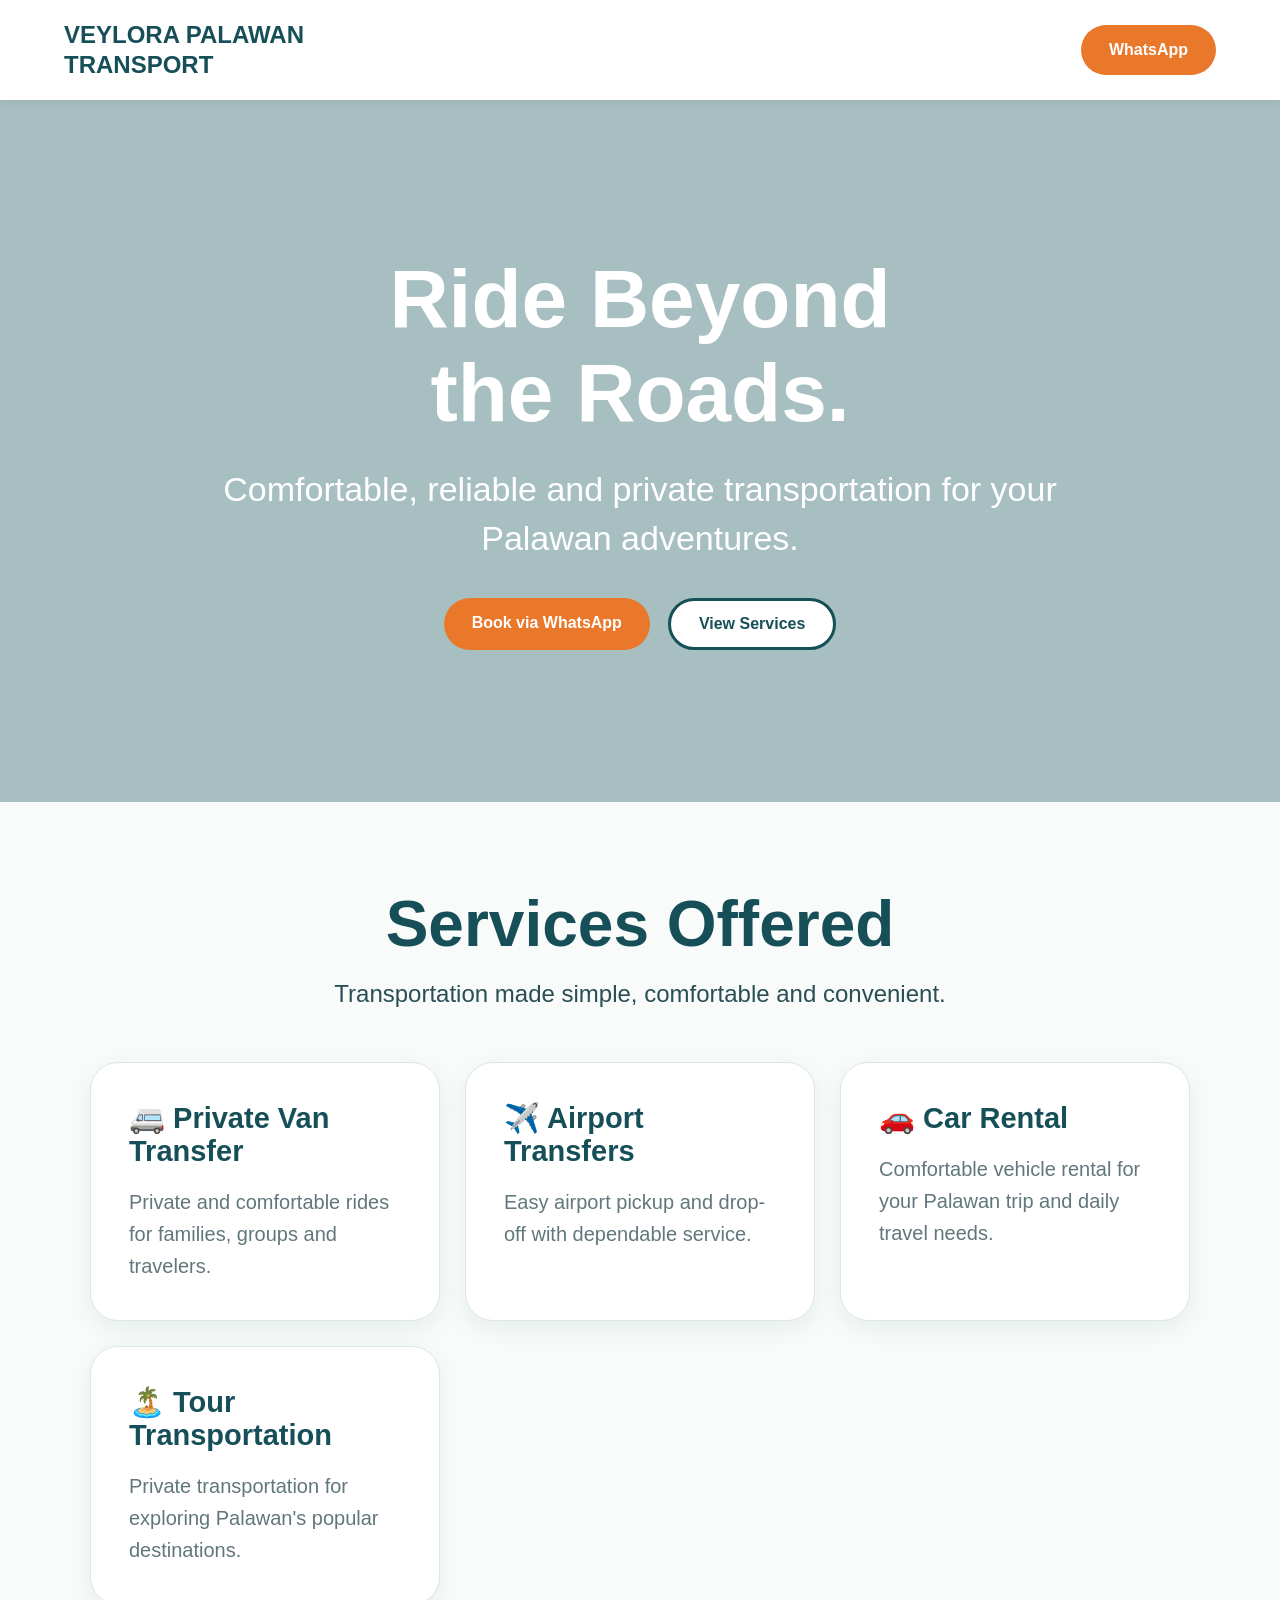
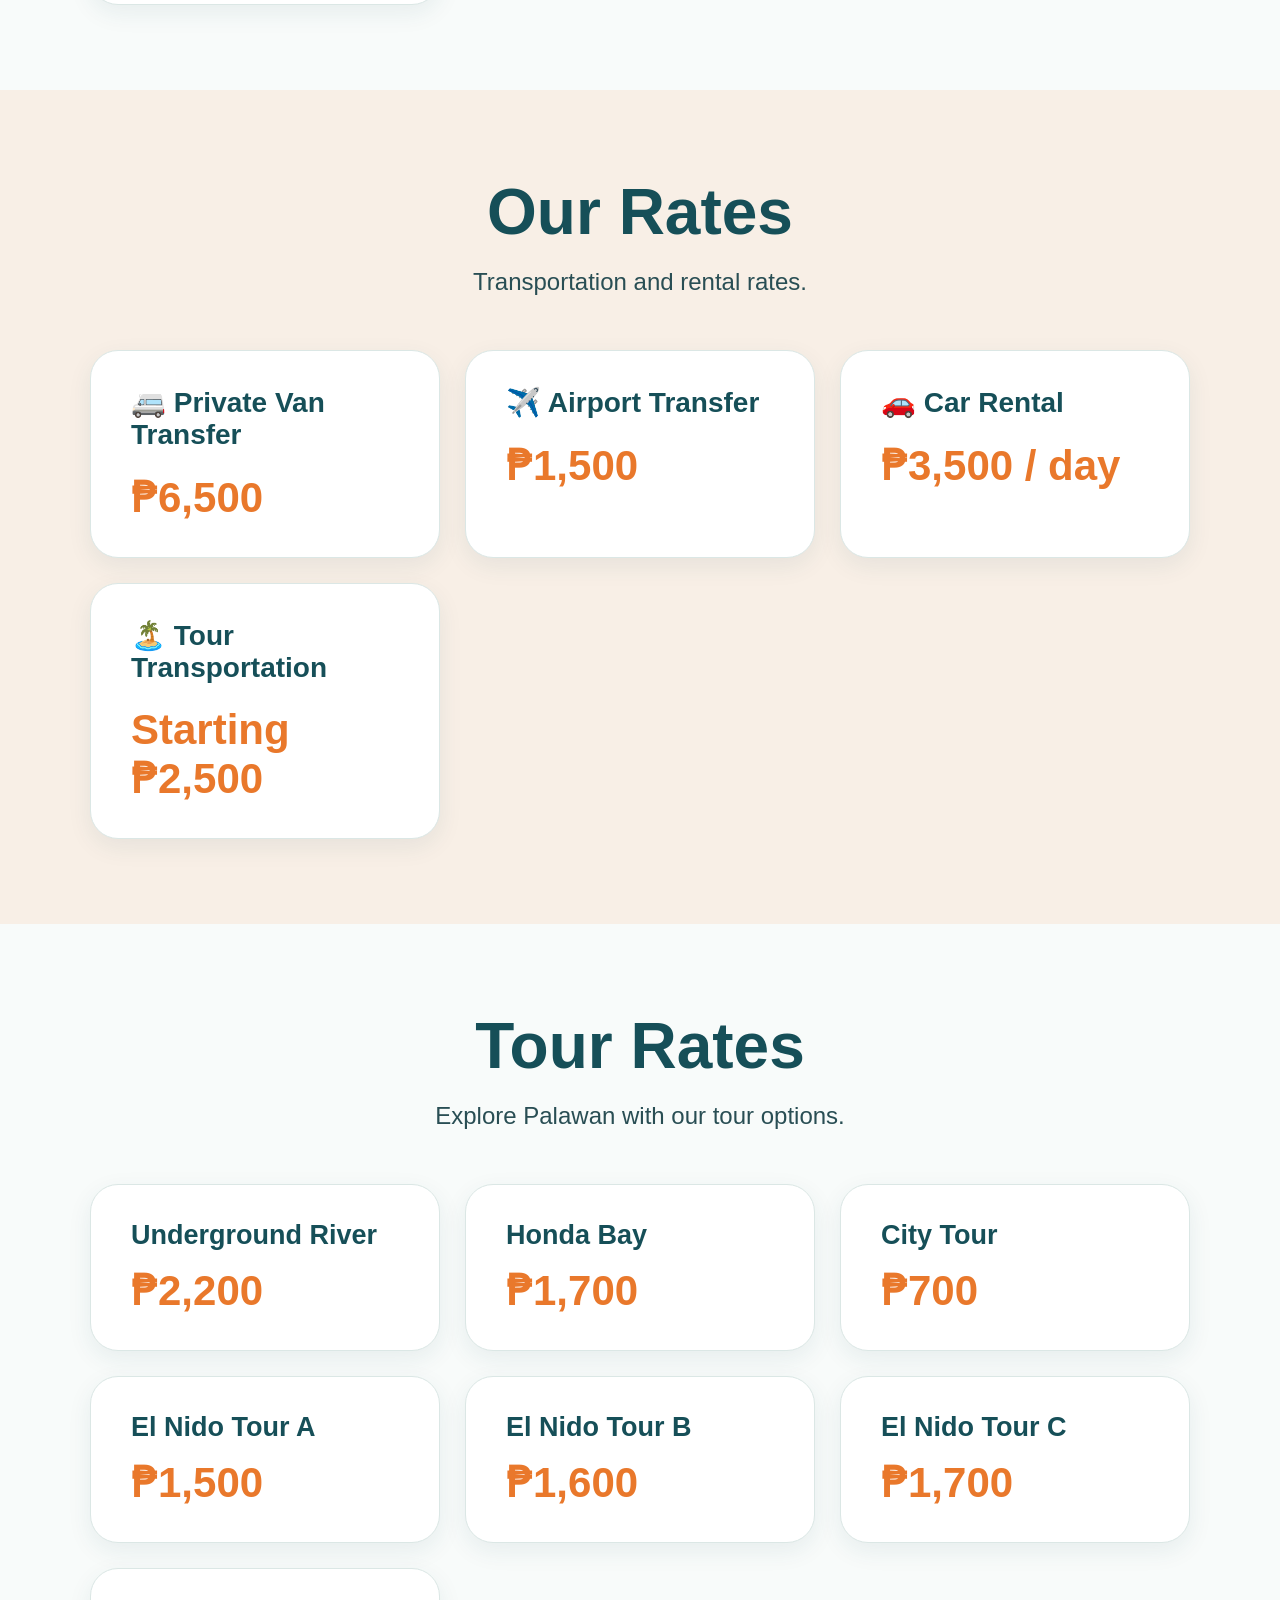
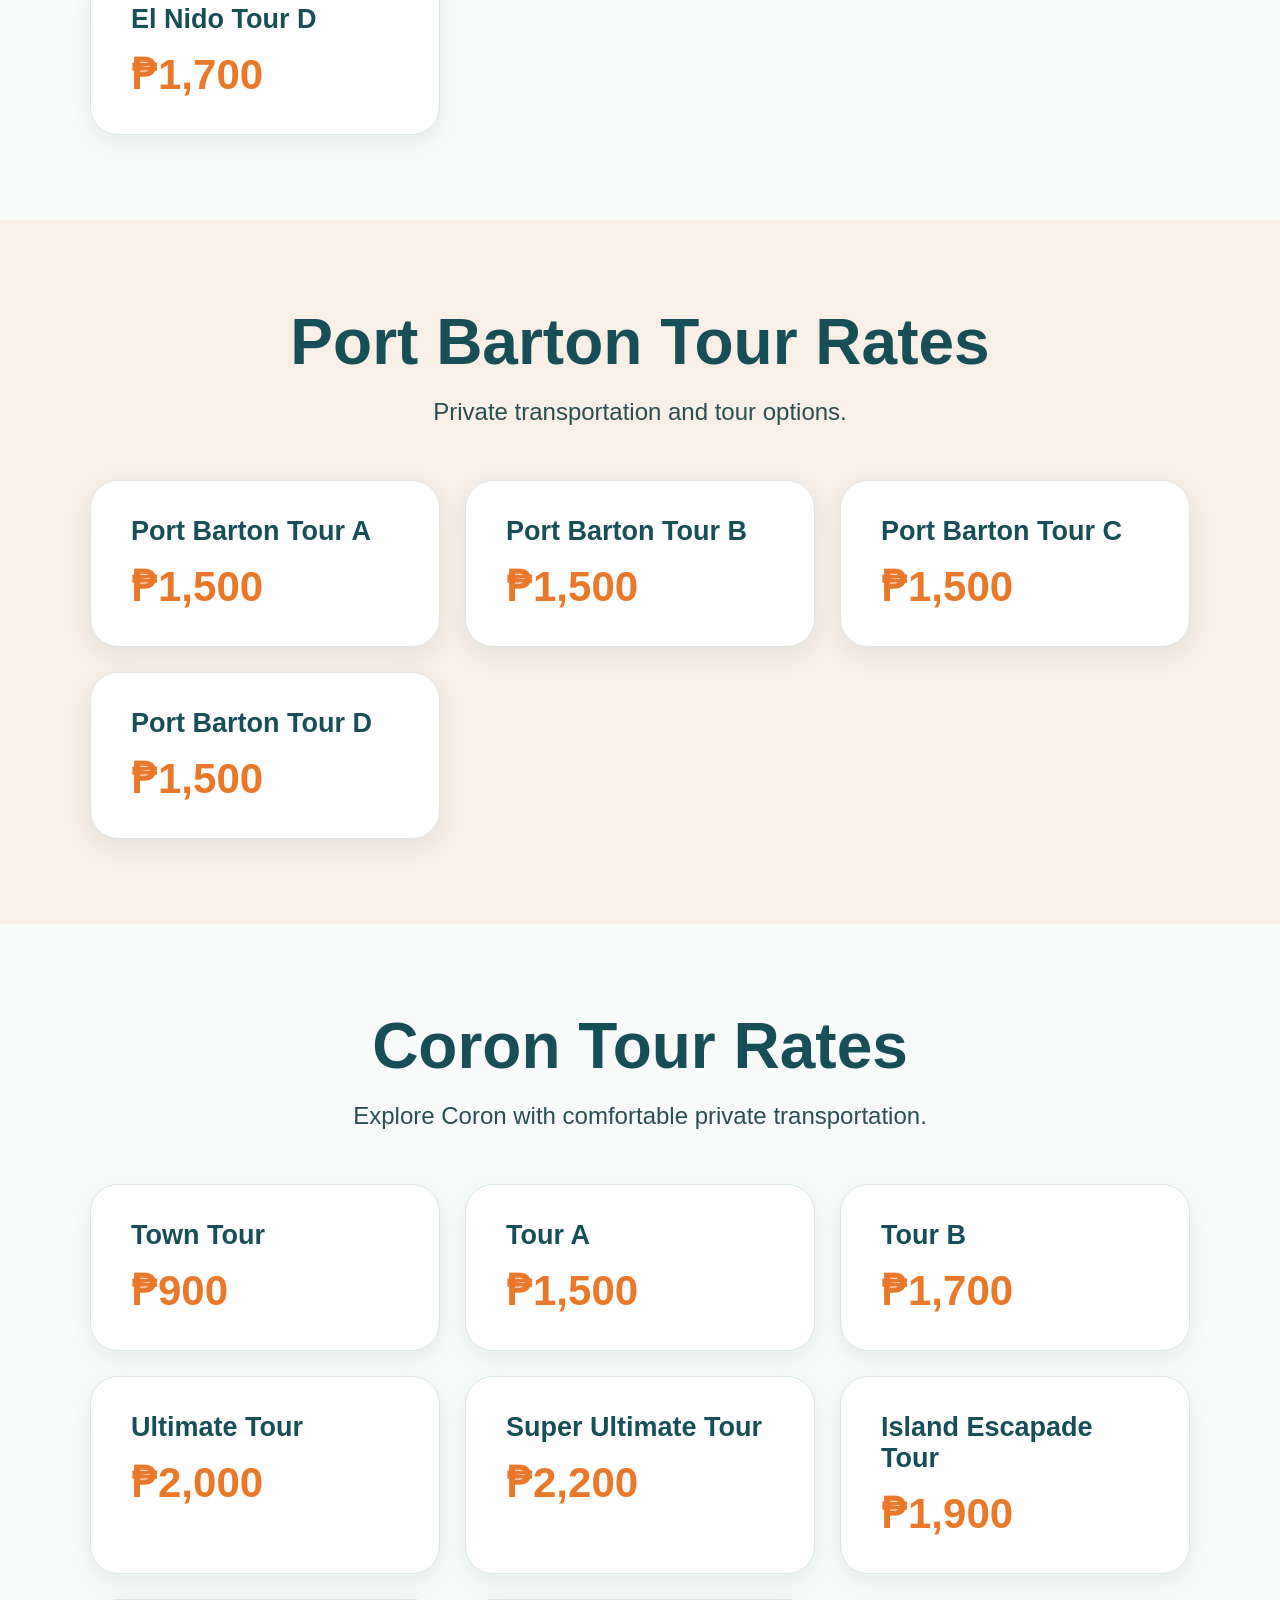
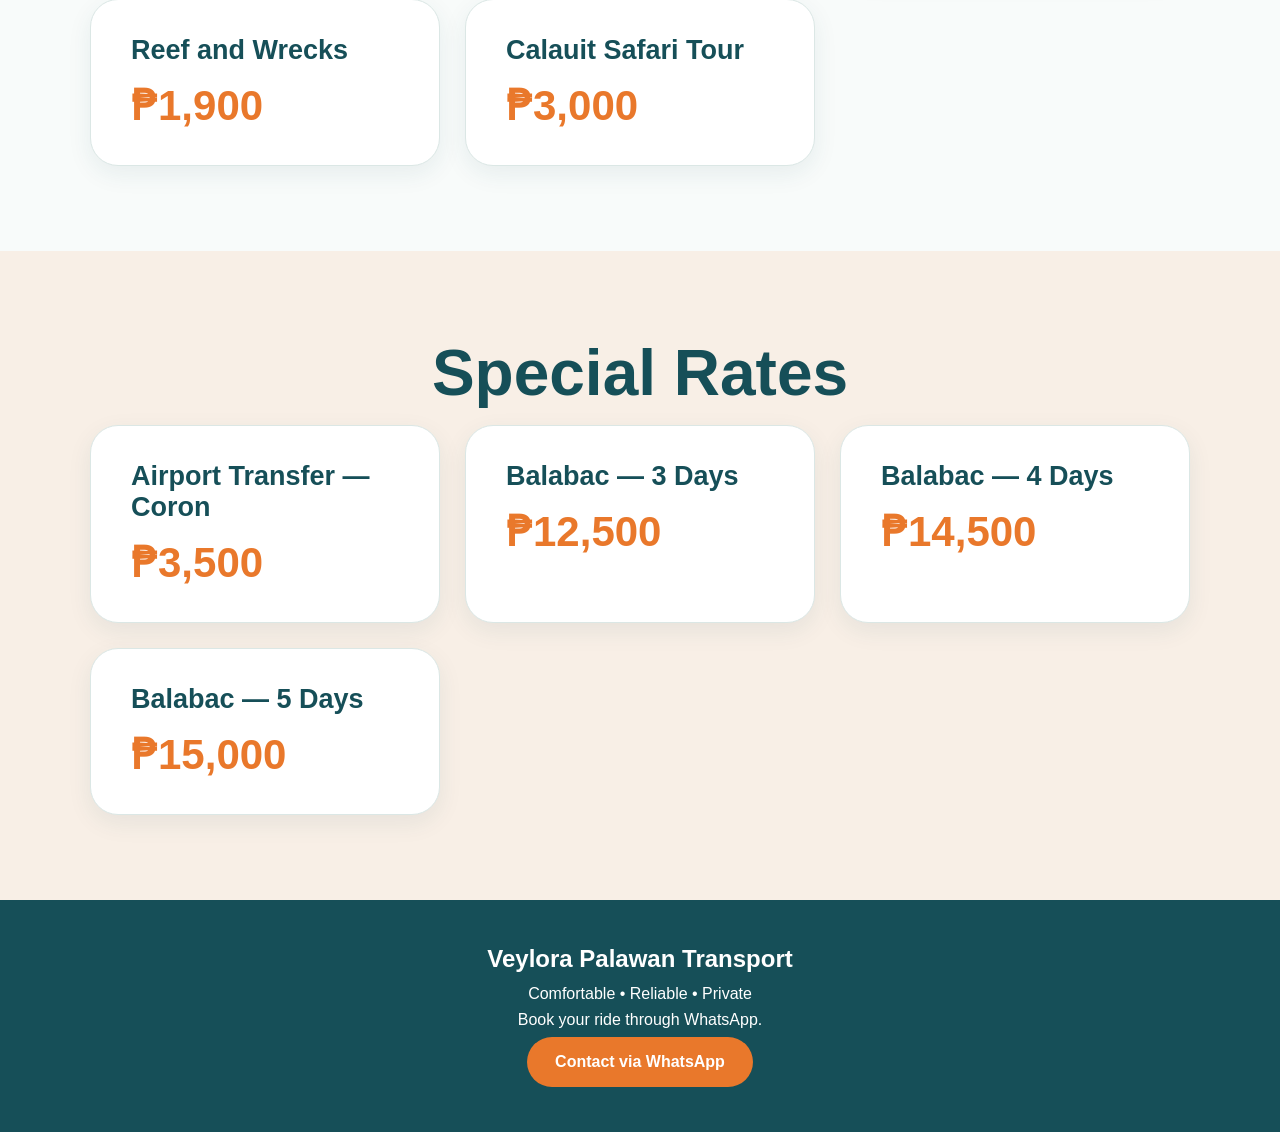
<file: index(3).html>
<!DOCTYPE html>
<html lang="en">
<head>
<meta charset="UTF-8">
<meta name="viewport" content="width=device-width, initial-scale=1.0">
<title>Veylora Palawan Transport</title>
<meta name="description" content="Comfortable, reliable and private transportation for your Palawan adventures.">
<style>
*{box-sizing:border-box}
html{scroll-behavior:smooth}
body{margin:0;font-family:Arial,Helvetica,sans-serif;color:#164f58;background:#f8fbfa}
nav{position:sticky;top:0;z-index:10;background:#fff;padding:20px 5%;display:flex;justify-content:space-between;align-items:center;box-shadow:0 2px 12px rgba(0,0,0,.08)}
.brand{font-weight:800;font-size:24px;line-height:1.25}
.btn,.primary{display:inline-block;background:#e9782b;color:#fff;text-decoration:none;font-weight:700;border-radius:40px;padding:16px 28px}
.hero{min-height:78vh;background:#a8bfc1;display:flex;align-items:center;justify-content:center;text-align:center;padding:70px 20px}
.hero h1{font-size:clamp(48px,8vw,82px);margin:0 0 25px;color:#fff}
.hero p{font-size:clamp(22px,3.5vw,34px);line-height:1.45;color:#fff;max-width:850px;margin:0 auto 35px}
.buttons{display:flex;gap:18px;justify-content:center;flex-wrap:wrap}
.secondary{display:inline-block;background:#fff;color:#164f58;border:3px solid #164f58;text-decoration:none;font-weight:700;border-radius:40px;padding:14px 28px}
section{padding:85px 6%}
section:nth-of-type(even){background:#f8efe6}
.section-title{text-align:center;font-size:clamp(42px,6vw,64px);margin:0 0 15px}
.subtitle{text-align:center;font-size:24px;line-height:1.5;margin:0 auto 50px;max-width:800px;color:#294e54}
.grid{display:grid;grid-template-columns:repeat(auto-fit,minmax(260px,1fr));gap:25px;max-width:1100px;margin:auto}
.card{background:#fff;border:1px solid #dbe7e5;border-radius:28px;padding:38px;box-shadow:0 8px 25px rgba(22,79,88,.08)}
.card h3{font-size:29px;margin:0 0 18px}
.card p{font-size:20px;line-height:1.6;color:#61777b;margin:0}
.rate-card{background:#fff;border:1px solid #dbe7e5;border-radius:28px;padding:35px 40px;box-shadow:0 8px 25px rgba(22,79,88,.08)}
.rate-card h3{font-size:28px;margin:0 0 22px}
.price{font-size:42px;font-weight:800;color:#e9782b}
.tour-card h3{font-size:27px;margin:0 0 15px}
footer{background:#164f58;color:#fff;text-align:center;padding:45px 20px}
footer h2{margin:0 0 12px}
footer p{margin:8px 0}
@media(max-width:600px){
 nav{padding:16px 4%}.brand{font-size:20px}.btn{padding:14px 20px}
 section{padding:65px 5%}.card,.rate-card{padding:28px}
}
</style>
</head>
<body>

<nav>
  <div class="brand">VEYLORA PALAWAN<br>TRANSPORT</div>
  <a class="btn" href="https://wa.me/639318870567">WhatsApp</a>
</nav>

<header class="hero">
  <div>
    <h1>Ride Beyond<br>the Roads.</h1>
    <p>Comfortable, reliable and private transportation for your Palawan adventures.</p>
    <div class="buttons">
      <a class="primary" href="https://wa.me/639318870567">Book via WhatsApp</a>
      <a class="secondary" href="#services">View Services</a>
    </div>
  </div>
</header>

<section id="services">
  <h2 class="section-title">Services Offered</h2>
  <p class="subtitle">Transportation made simple, comfortable and convenient.</p>
  <div class="grid">
    <div class="card">
      <h3>🚐 Private Van Transfer</h3>
      <p>Private and comfortable rides for families, groups and travelers.</p>
    </div>
    <div class="card">
      <h3>✈️ Airport Transfers</h3>
      <p>Easy airport pickup and drop-off with dependable service.</p>
    </div>
    <div class="card">
      <h3>🚗 Car Rental</h3>
      <p>Comfortable vehicle rental for your Palawan trip and daily travel needs.</p>
    </div>
    <div class="card">
      <h3>🏝️ Tour Transportation</h3>
      <p>Private transportation for exploring Palawan's popular destinations.</p>
    </div>
  </div>
</section>

<section id="rates">
  <h2 class="section-title">Our Rates</h2>
  <p class="subtitle">Transportation and rental rates.</p>
  <div class="grid">
    <div class="rate-card"><h3>🚐 Private Van Transfer</h3><div class="price">₱6,500</div></div>
    <div class="rate-card"><h3>✈️ Airport Transfer</h3><div class="price">₱1,500</div></div>
    <div class="rate-card"><h3>🚗 Car Rental</h3><div class="price">₱3,500 / day</div></div>
    <div class="rate-card"><h3>🏝️ Tour Transportation</h3><div class="price">Starting ₱2,500</div></div>
  </div>
</section>

<section id="tours">
  <h2 class="section-title">Tour Rates</h2>
  <p class="subtitle">Explore Palawan with our tour options.</p>
  <div class="grid">
    <div class="rate-card tour-card"><h3>Underground River</h3><div class="price">₱2,200</div></div>
    <div class="rate-card tour-card"><h3>Honda Bay</h3><div class="price">₱1,700</div></div>
    <div class="rate-card tour-card"><h3>City Tour</h3><div class="price">₱700</div></div>
    <div class="rate-card tour-card"><h3>El Nido Tour A</h3><div class="price">₱1,500</div></div>
    <div class="rate-card tour-card"><h3>El Nido Tour B</h3><div class="price">₱1,600</div></div>
    <div class="rate-card tour-card"><h3>El Nido Tour C</h3><div class="price">₱1,700</div></div>
    <div class="rate-card tour-card"><h3>El Nido Tour D</h3><div class="price">₱1,700</div></div>
  </div>
</section>

<section id="port-barton">
  <h2 class="section-title">Port Barton Tour Rates</h2>
  <p class="subtitle">Private transportation and tour options.</p>
  <div class="grid">
    <div class="rate-card tour-card"><h3>Port Barton Tour A</h3><div class="price">₱1,500</div></div>
    <div class="rate-card tour-card"><h3>Port Barton Tour B</h3><div class="price">₱1,500</div></div>
    <div class="rate-card tour-card"><h3>Port Barton Tour C</h3><div class="price">₱1,500</div></div>
    <div class="rate-card tour-card"><h3>Port Barton Tour D</h3><div class="price">₱1,500</div></div>
  </div>
</section>

<section id="coron">
  <h2 class="section-title">Coron Tour Rates</h2>
  <p class="subtitle">Explore Coron with comfortable private transportation.</p>
  <div class="grid">
    <div class="rate-card tour-card"><h3>Town Tour</h3><div class="price">₱900</div></div>
    <div class="rate-card tour-card"><h3>Tour A</h3><div class="price">₱1,500</div></div>
    <div class="rate-card tour-card"><h3>Tour B</h3><div class="price">₱1,700</div></div>
    <div class="rate-card tour-card"><h3>Ultimate Tour</h3><div class="price">₱2,000</div></div>
    <div class="rate-card tour-card"><h3>Super Ultimate Tour</h3><div class="price">₱2,200</div></div>
    <div class="rate-card tour-card"><h3>Island Escapade Tour</h3><div class="price">₱1,900</div></div>
    <div class="rate-card tour-card"><h3>Reef and Wrecks</h3><div class="price">₱1,900</div></div>
    <div class="rate-card tour-card"><h3>Calauit Safari Tour</h3><div class="price">₱3,000</div></div>
  </div>
</section>

<section id="special-rates">
  <h2 class="section-title">Special Rates</h2>
  <div class="grid">
    <div class="rate-card tour-card"><h3>Airport Transfer — Coron</h3><div class="price">₱3,500</div></div>
    <div class="rate-card tour-card"><h3>Balabac — 3 Days</h3><div class="price">₱12,500</div></div>
    <div class="rate-card tour-card"><h3>Balabac — 4 Days</h3><div class="price">₱14,500</div></div>
    <div class="rate-card tour-card"><h3>Balabac — 5 Days</h3><div class="price">₱15,000</div></div>
  </div>
</section>

<footer>
  <h2>Veylora Palawan Transport</h2>
  <p>Comfortable • Reliable • Private</p>
  <p>Book your ride through WhatsApp.</p>
  <a class="btn" href="https://wa.me/639318870567">Contact via WhatsApp</a>
</footer>

</body>
</html>
</file>
